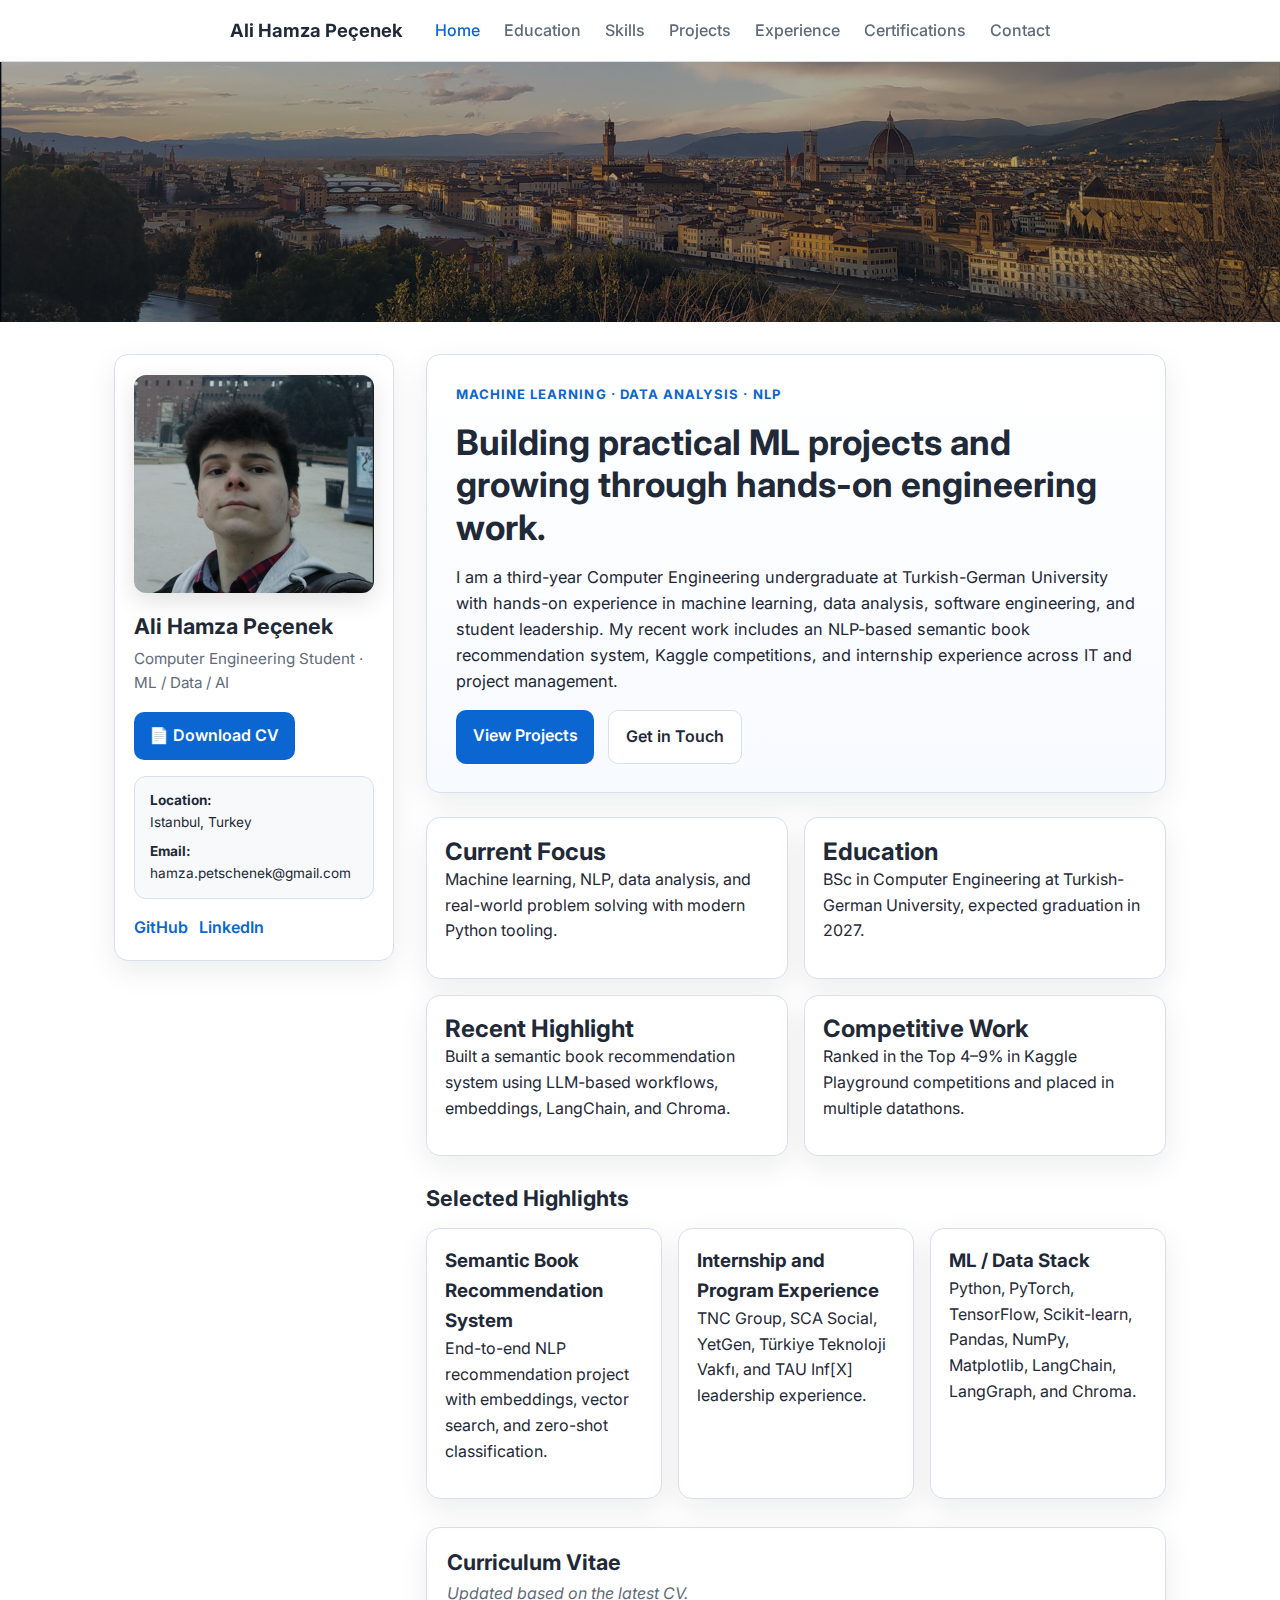
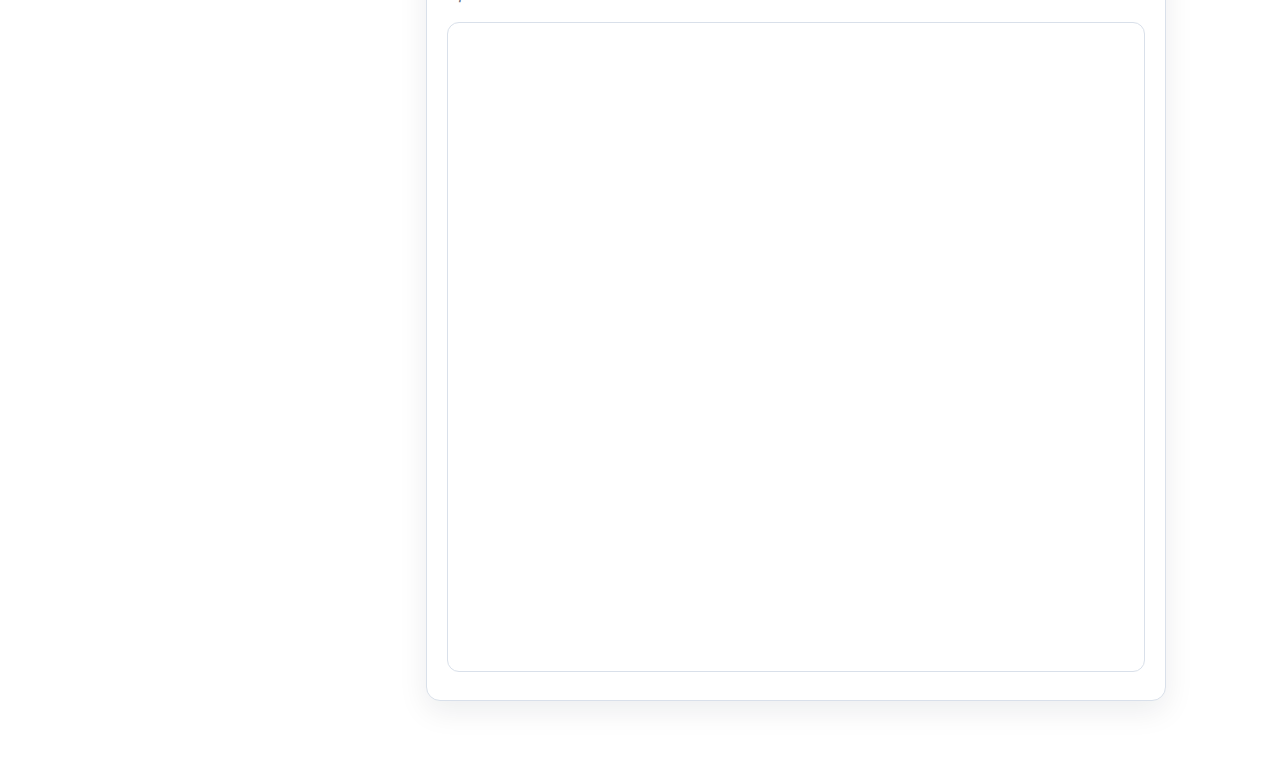
<file: index.html>
<!DOCTYPE html>
<html lang="en">
<head>
  <meta charset="UTF-8" />
  <meta name="viewport" content="width=device-width, initial-scale=1.0"/>
  <title>Ali Hamza Peçenek - Personal Website</title>
  <link rel="stylesheet" href="style.css" />
  <script defer src="script.js"></script>
  <link href="https://fonts.googleapis.com/css2?family=Inter:wght@400;500;600;700&display=swap" rel="stylesheet">
</head>
<body>
  <header>
    <div class="navbar">
      <div class="name">Ali Hamza Peçenek</div>
      <nav>
        <a href="index.html" class="active">Home</a>
        <a href="education.html" class="">Education</a>
        <a href="skills.html" class="">Skills</a>
        <a href="projects.html" class="">Projects</a>
        <a href="experience.html" class="">Experience</a>
        <a href="certifications.html" class="">Certifications</a>
        <a href="contact.html" class="">Contact</a>
      </nav>
    </div>
    <div class="banner"></div>
  </header>

  <main>
    <div class="container">
      <aside class="sidebar">
        <img src="Assets/profile.jpg" alt="Profile Photo" class="profile-pic" />
        <h2>Ali Hamza Peçenek</h2>
        <p class="sidebar-role">Computer Engineering Student · ML / Data / AI</p>
        <a href="Assets/cv.pdf" download class="download-btn">📄 Download CV</a>

        <div class="sidebar-mini">
          <p><strong>Location:</strong><br>Istanbul, Turkey</p>
          <p><strong>Email:</strong> hamza.petschenek@gmail.com</p>
        </div>

        <div class="social-links">
          <a href="https://github.com/HamzaPecenek" target="_blank" rel="noopener">GitHub</a>
          <a href="https://www.linkedin.com/in/ali-hamza-pe%C3%A7enek-04318a369/" target="_blank" rel="noopener">LinkedIn</a>
        </div>
      </aside>

      <section class="main-content">

        <section class="hero">
          <p class="eyebrow">Machine Learning · Data Analysis · NLP</p>
          <h1>Building practical ML projects and growing through hands-on engineering work.</h1>
          <p class="intro">
            I am a third-year Computer Engineering undergraduate at Turkish-German University with hands-on
            experience in machine learning, data analysis, software engineering, and student leadership.
            My recent work includes an NLP-based semantic book recommendation system, Kaggle competitions,
            and internship experience across IT and project management.
          </p>

          <div class="cta-row">
            <a href="projects.html" class="primary-btn">View Projects</a>
            <a href="contact.html" class="secondary-btn">Get in Touch</a>
          </div>
        </section>

        <section class="overview-grid">
          <article class="info-card">
            <h2>Current Focus</h2>
            <p>Machine learning, NLP, data analysis, and real-world problem solving with modern Python tooling.</p>
          </article>

          <article class="info-card">
            <h2>Education</h2>
            <p>BSc in Computer Engineering at Turkish-German University, expected graduation in 2027.</p>
          </article>

          <article class="info-card">
            <h2>Recent Highlight</h2>
            <p>Built a semantic book recommendation system using LLM-based workflows, embeddings, LangChain, and Chroma.</p>
          </article>

          <article class="info-card">
            <h2>Competitive Work</h2>
            <p>Ranked in the Top 4–9% in Kaggle Playground competitions and placed in multiple datathons.</p>
          </article>
        </section>

        <section class="content-section">
          <div class="section-heading">
            <h2>Selected Highlights</h2>
          </div>

          <div class="highlight-list">
            <div class="highlight-item">
              <h3>Semantic Book Recommendation System</h3>
              <p>End-to-end NLP recommendation project with embeddings, vector search, and zero-shot classification.</p>
            </div>

            <div class="highlight-item">
              <h3>Internship and Program Experience</h3>
              <p>TNC Group, SCA Social, YetGen, Türkiye Teknoloji Vakfı, and TAU Inf[X] leadership experience.</p>
            </div>

            <div class="highlight-item">
              <h3>ML / Data Stack</h3>
              <p>Python, PyTorch, TensorFlow, Scikit-learn, Pandas, NumPy, Matplotlib, LangChain, LangGraph, and Chroma.</p>
            </div>
          </div>
        </section>

        <div class="cv-section">
          <div class="section-heading">
            <h2>Curriculum Vitae</h2>
            <p><em>Updated based on the latest CV.</em></p>
          </div>

          <iframe
            src="Assets/cv.pdf"
            width="100%"
            height="650"
            title="Ali Hamza Peçenek CV"
          ></iframe>
        </div>

      </section>
    </div>
  </main>
</body>
</html>
</file>
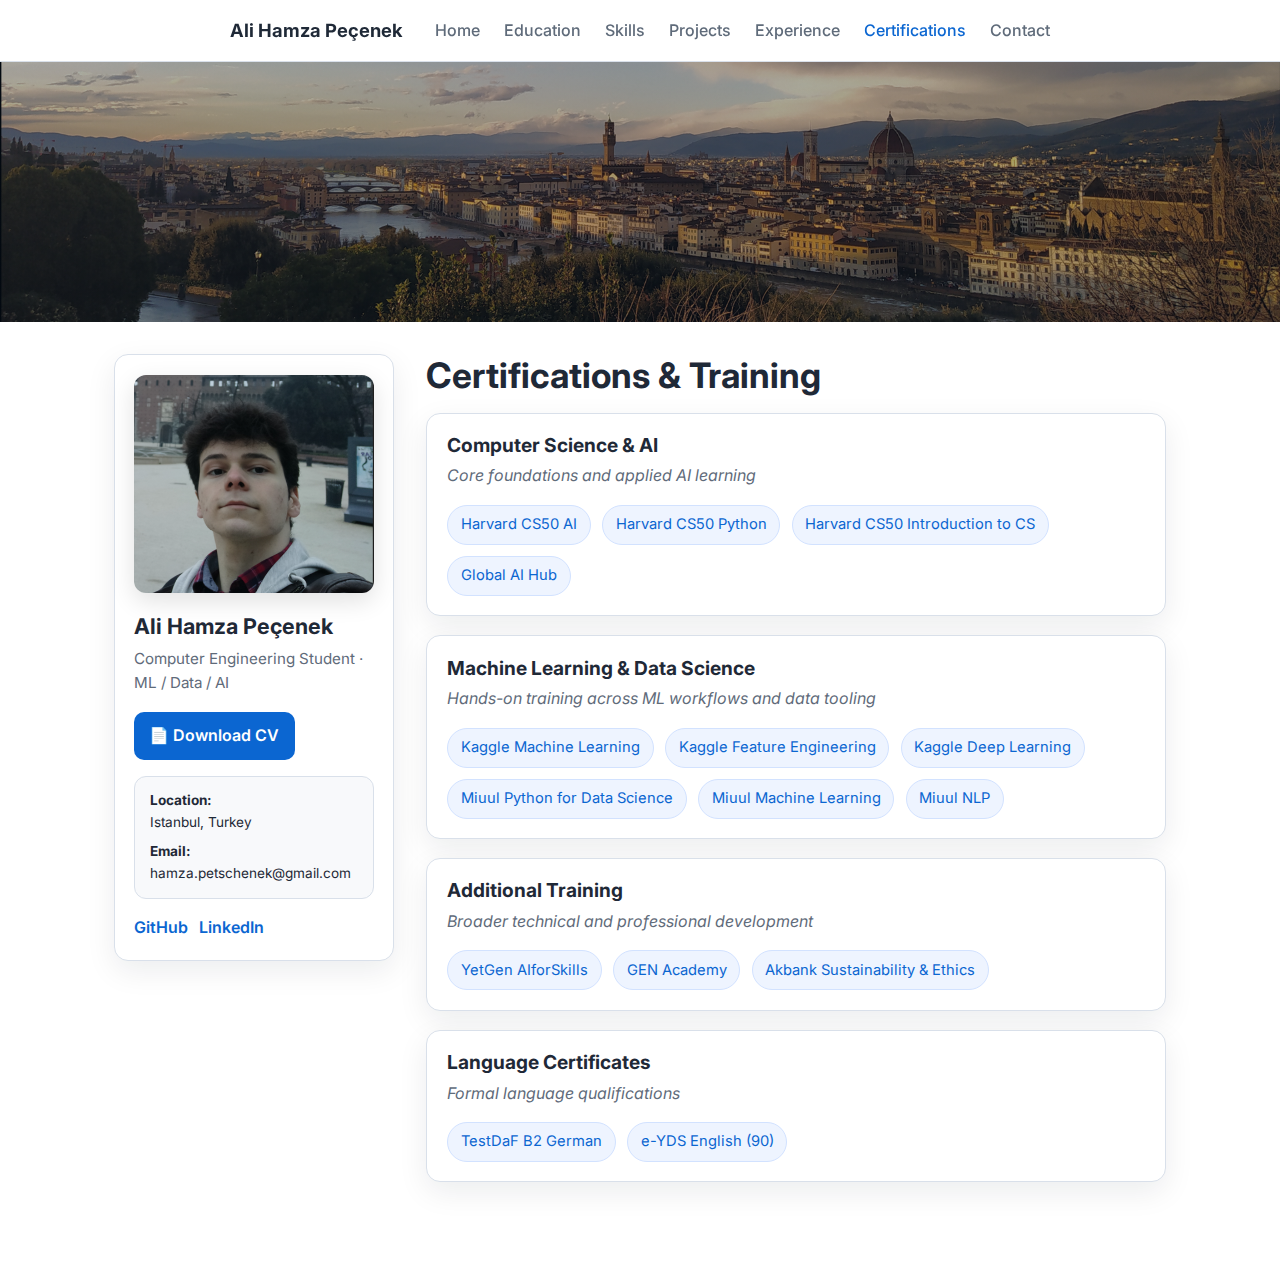
<file: certifications.html>
<!DOCTYPE html>
<html lang="en">
<head>
  <meta charset="UTF-8" />
  <meta name="viewport" content="width=device-width, initial-scale=1.0"/>
  <title>Certifications - Ali Hamza Peçenek</title>
  <link rel="stylesheet" href="style.css" />
  <script defer src="script.js"></script>
  <link href="https://fonts.googleapis.com/css2?family=Inter:wght@400;500;600;700&display=swap" rel="stylesheet">
</head>
<body>
  <header>
    <div class="navbar">
      <div class="name">Ali Hamza Peçenek</div>
      <nav>
        <a href="index.html" class="">Home</a>
        <a href="education.html" class="">Education</a>
        <a href="skills.html" class="">Skills</a>
        <a href="projects.html" class="">Projects</a>
        <a href="experience.html" class="">Experience</a>
        <a href="certifications.html" class="active">Certifications</a>
        <a href="contact.html" class="">Contact</a>
      </nav>
    </div>
    <div class="banner"></div>
  </header>

  <main>
    <div class="container">
      <aside class="sidebar">
        <img src="Assets/profile.jpg" alt="Profile Photo" class="profile-pic" />
        <h2>Ali Hamza Peçenek</h2>
        <p class="sidebar-role">Computer Engineering Student · ML / Data / AI</p>
        <a href="Assets/cv.pdf" download class="download-btn">📄 Download CV</a>

        <div class="sidebar-mini">
          <p><strong>Location:</strong><br>Istanbul, Turkey</p>
          <p><strong>Email:</strong> hamza.petschenek@gmail.com</p>
        </div>

        <div class="social-links">
          <a href="https://github.com/HamzaPecenek" target="_blank" rel="noopener">GitHub</a>
          <a href="https://www.linkedin.com/in/ali-hamza-pe%C3%A7enek-04318a369/" target="_blank" rel="noopener">LinkedIn</a>
        </div>
      </aside>

      <section class="main-content">

        <h1>Certifications & Training</h1>

        <div class="edu-card">
          <h2>Computer Science & AI</h2>
          <p class="project-date">Core foundations and applied AI learning</p>
          <div class="skill-tags">
            <span>Harvard CS50 AI</span>
            <span>Harvard CS50 Python</span>
            <span>Harvard CS50 Introduction to CS</span>
            <span>Global AI Hub</span>
          </div>
        </div>

        <div class="edu-card">
          <h2>Machine Learning & Data Science</h2>
          <p class="project-date">Hands-on training across ML workflows and data tooling</p>
          <div class="skill-tags">
            <span>Kaggle Machine Learning</span>
            <span>Kaggle Feature Engineering</span>
            <span>Kaggle Deep Learning</span>
            <span>Miuul Python for Data Science</span>
            <span>Miuul Machine Learning</span>
            <span>Miuul NLP</span>
          </div>
        </div>

        <div class="edu-card">
          <h2>Additional Training</h2>
          <p class="project-date">Broader technical and professional development</p>
          <div class="skill-tags">
            <span>YetGen AIforSkills</span>
            <span>GEN Academy</span>
            <span>Akbank Sustainability & Ethics</span>
          </div>
        </div>

        <div class="edu-card">
          <h2>Language Certificates</h2>
          <p class="project-date">Formal language qualifications</p>
          <div class="skill-tags">
            <span>TestDaF B2 German</span>
            <span>e-YDS English (90)</span>
          </div>
        </div>

      </section>
    </div>
  </main>
</body>
</html>
</file>
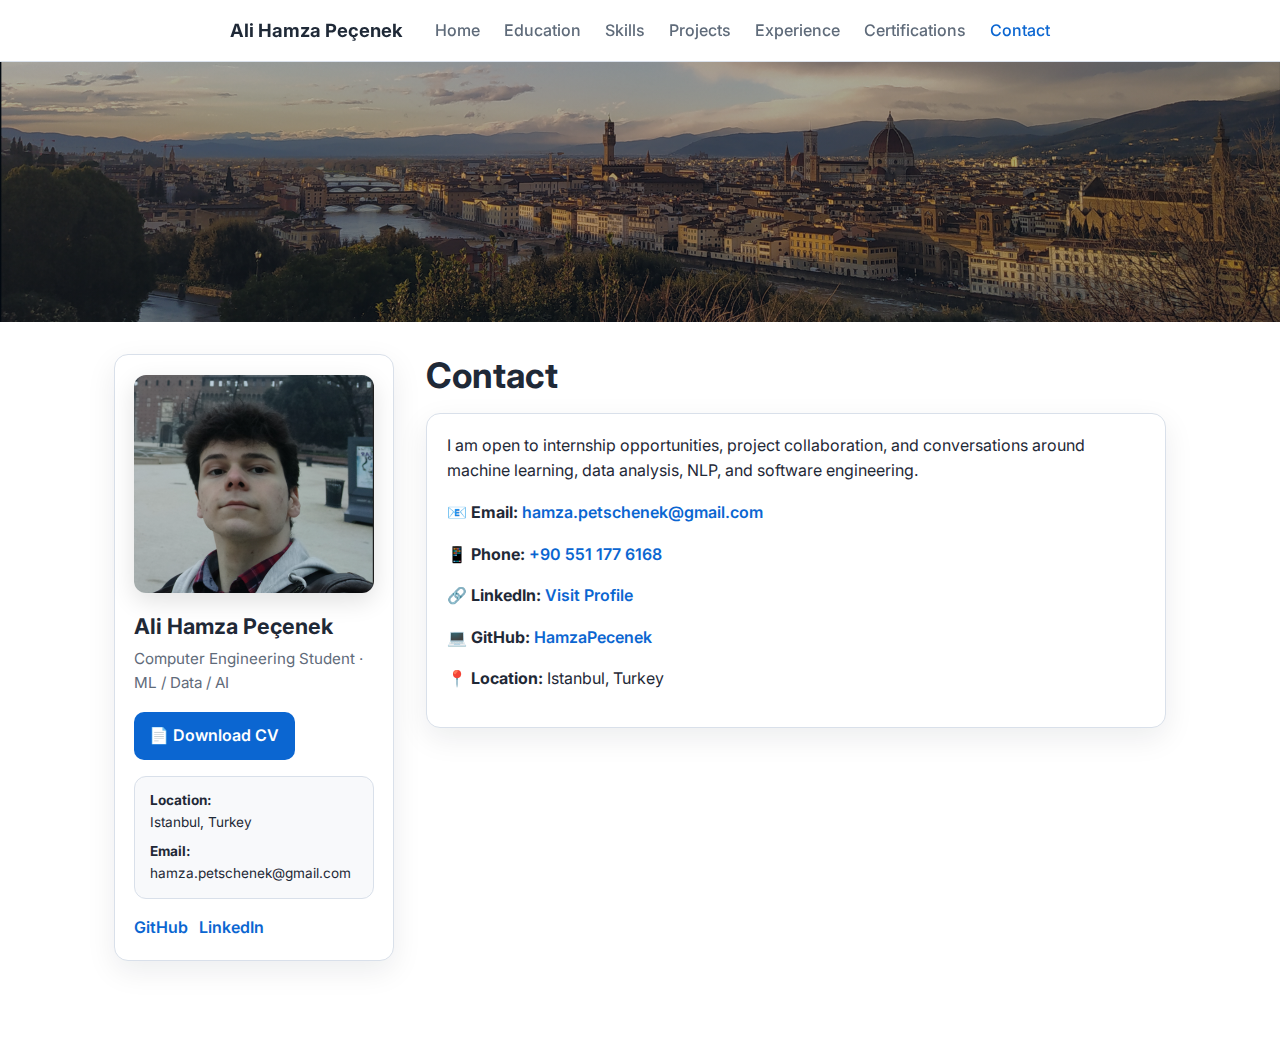
<file: contact.html>
<!DOCTYPE html>
<html lang="en">
<head>
  <meta charset="UTF-8" />
  <meta name="viewport" content="width=device-width, initial-scale=1.0"/>
  <title>Contact - Ali Hamza Peçenek</title>
  <link rel="stylesheet" href="style.css" />
  <script defer src="script.js"></script>
  <link href="https://fonts.googleapis.com/css2?family=Inter:wght@400;500;600;700&display=swap" rel="stylesheet">
</head>
<body>
  <header>
    <div class="navbar">
      <div class="name">Ali Hamza Peçenek</div>
      <nav>
        <a href="index.html" class="">Home</a>
        <a href="education.html" class="">Education</a>
        <a href="skills.html" class="">Skills</a>
        <a href="projects.html" class="">Projects</a>
        <a href="experience.html" class="">Experience</a>
        <a href="certifications.html" class="">Certifications</a>
        <a href="contact.html" class="active">Contact</a>
      </nav>
    </div>
    <div class="banner"></div>
  </header>

  <main>
    <div class="container">
      <aside class="sidebar">
        <img src="Assets/profile.jpg" alt="Profile Photo" class="profile-pic" />
        <h2>Ali Hamza Peçenek</h2>
        <p class="sidebar-role">Computer Engineering Student · ML / Data / AI</p>
        <a href="Assets/cv.pdf" download class="download-btn">📄 Download CV</a>

        <div class="sidebar-mini">
          <p><strong>Location:</strong><br>Istanbul, Turkey</p>
          <p><strong>Email:</strong> hamza.petschenek@gmail.com</p>
        </div>

        <div class="social-links">
          <a href="https://github.com/HamzaPecenek" target="_blank" rel="noopener">GitHub</a>
          <a href="https://www.linkedin.com/in/ali-hamza-pe%C3%A7enek-04318a369/" target="_blank" rel="noopener">LinkedIn</a>
        </div>
      </aside>

      <section class="main-content">

        <h1>Contact</h1>

        <div class="contact-card">
          <p>I am open to internship opportunities, project collaboration, and conversations around machine learning, data analysis, NLP, and software engineering.</p>
          <p><strong>📧 Email:</strong> <a href="mailto:hamza.petschenek@gmail.com">hamza.petschenek@gmail.com</a></p>
          <p><strong>📱 Phone:</strong> <a href="tel:+905511776168">+90 551 177 6168</a></p>
          <p><strong>🔗 LinkedIn:</strong> <a href="https://www.linkedin.com/in/ali-hamza-pe%C3%A7enek-04318a369/" target="_blank" rel="noopener">Visit Profile</a></p>
          <p><strong>💻 GitHub:</strong> <a href="https://github.com/HamzaPecenek" target="_blank" rel="noopener">HamzaPecenek</a></p>
          <p><strong>📍 Location:</strong> Istanbul, Turkey</p>
        </div>

      </section>
    </div>
  </main>
</body>
</html>
</file>
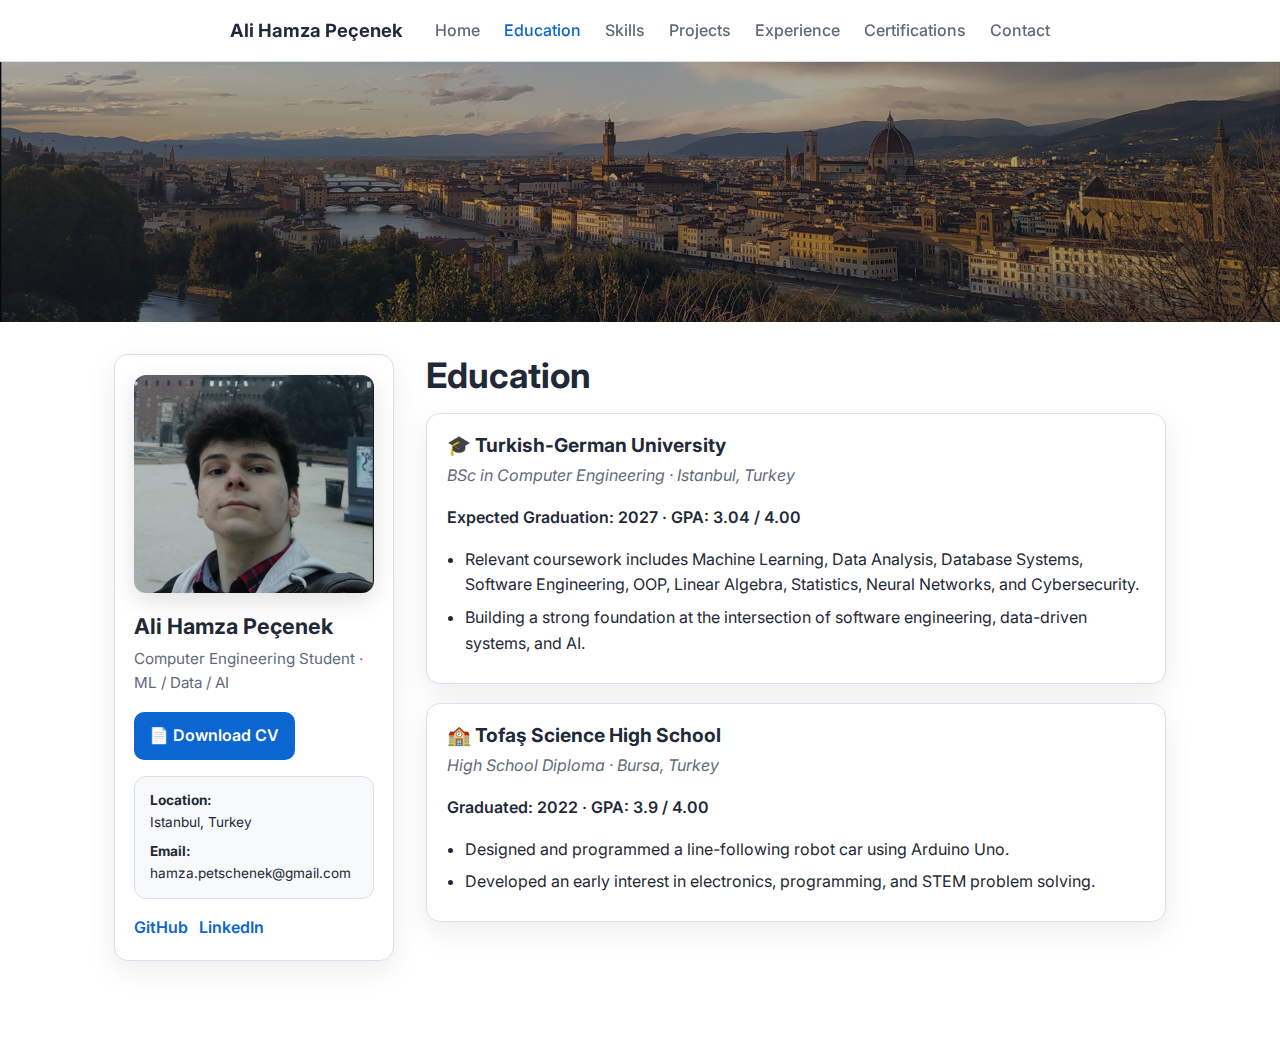
<file: education.html>
<!DOCTYPE html>
<html lang="en">
<head>
  <meta charset="UTF-8" />
  <meta name="viewport" content="width=device-width, initial-scale=1.0"/>
  <title>Education - Ali Hamza Peçenek</title>
  <link rel="stylesheet" href="style.css" />
  <script defer src="script.js"></script>
  <link href="https://fonts.googleapis.com/css2?family=Inter:wght@400;500;600;700&display=swap" rel="stylesheet">
</head>
<body>
  <header>
    <div class="navbar">
      <div class="name">Ali Hamza Peçenek</div>
      <nav>
        <a href="index.html" class="">Home</a>
        <a href="education.html" class="active">Education</a>
        <a href="skills.html" class="">Skills</a>
        <a href="projects.html" class="">Projects</a>
        <a href="experience.html" class="">Experience</a>
        <a href="certifications.html" class="">Certifications</a>
        <a href="contact.html" class="">Contact</a>
      </nav>
    </div>
    <div class="banner"></div>
  </header>

  <main>
    <div class="container">
      <aside class="sidebar">
        <img src="Assets/profile.jpg" alt="Profile Photo" class="profile-pic" />
        <h2>Ali Hamza Peçenek</h2>
        <p class="sidebar-role">Computer Engineering Student · ML / Data / AI</p>
        <a href="Assets/cv.pdf" download class="download-btn">📄 Download CV</a>

        <div class="sidebar-mini">
          <p><strong>Location:</strong><br>Istanbul, Turkey</p>
          <p><strong>Email:</strong> hamza.petschenek@gmail.com</p>
        </div>

        <div class="social-links">
          <a href="https://github.com/HamzaPecenek" target="_blank" rel="noopener">GitHub</a>
          <a href="https://www.linkedin.com/in/ali-hamza-pe%C3%A7enek-04318a369/" target="_blank" rel="noopener">LinkedIn</a>
        </div>
      </aside>

      <section class="main-content">

        <h1>Education</h1>

        <div class="edu-card">
          <h2>🎓 Turkish-German University</h2>
          <p class="project-date">BSc in Computer Engineering · Istanbul, Turkey</p>
          <p class="edu-detail">Expected Graduation: 2027 · GPA: 3.04 / 4.00</p>
          <ul>
            <li>Relevant coursework includes Machine Learning, Data Analysis, Database Systems, Software Engineering, OOP, Linear Algebra, Statistics, Neural Networks, and Cybersecurity.</li>
            <li>Building a strong foundation at the intersection of software engineering, data-driven systems, and AI.</li>
          </ul>
        </div>

        <div class="edu-card">
          <h2>🏫 Tofaş Science High School</h2>
          <p class="project-date">High School Diploma · Bursa, Turkey</p>
          <p class="edu-detail">Graduated: 2022 · GPA: 3.9 / 4.00</p>
          <ul>
            <li>Designed and programmed a line-following robot car using Arduino Uno.</li>
            <li>Developed an early interest in electronics, programming, and STEM problem solving.</li>
          </ul>
        </div>

      </section>
    </div>
  </main>
</body>
</html>
</file>
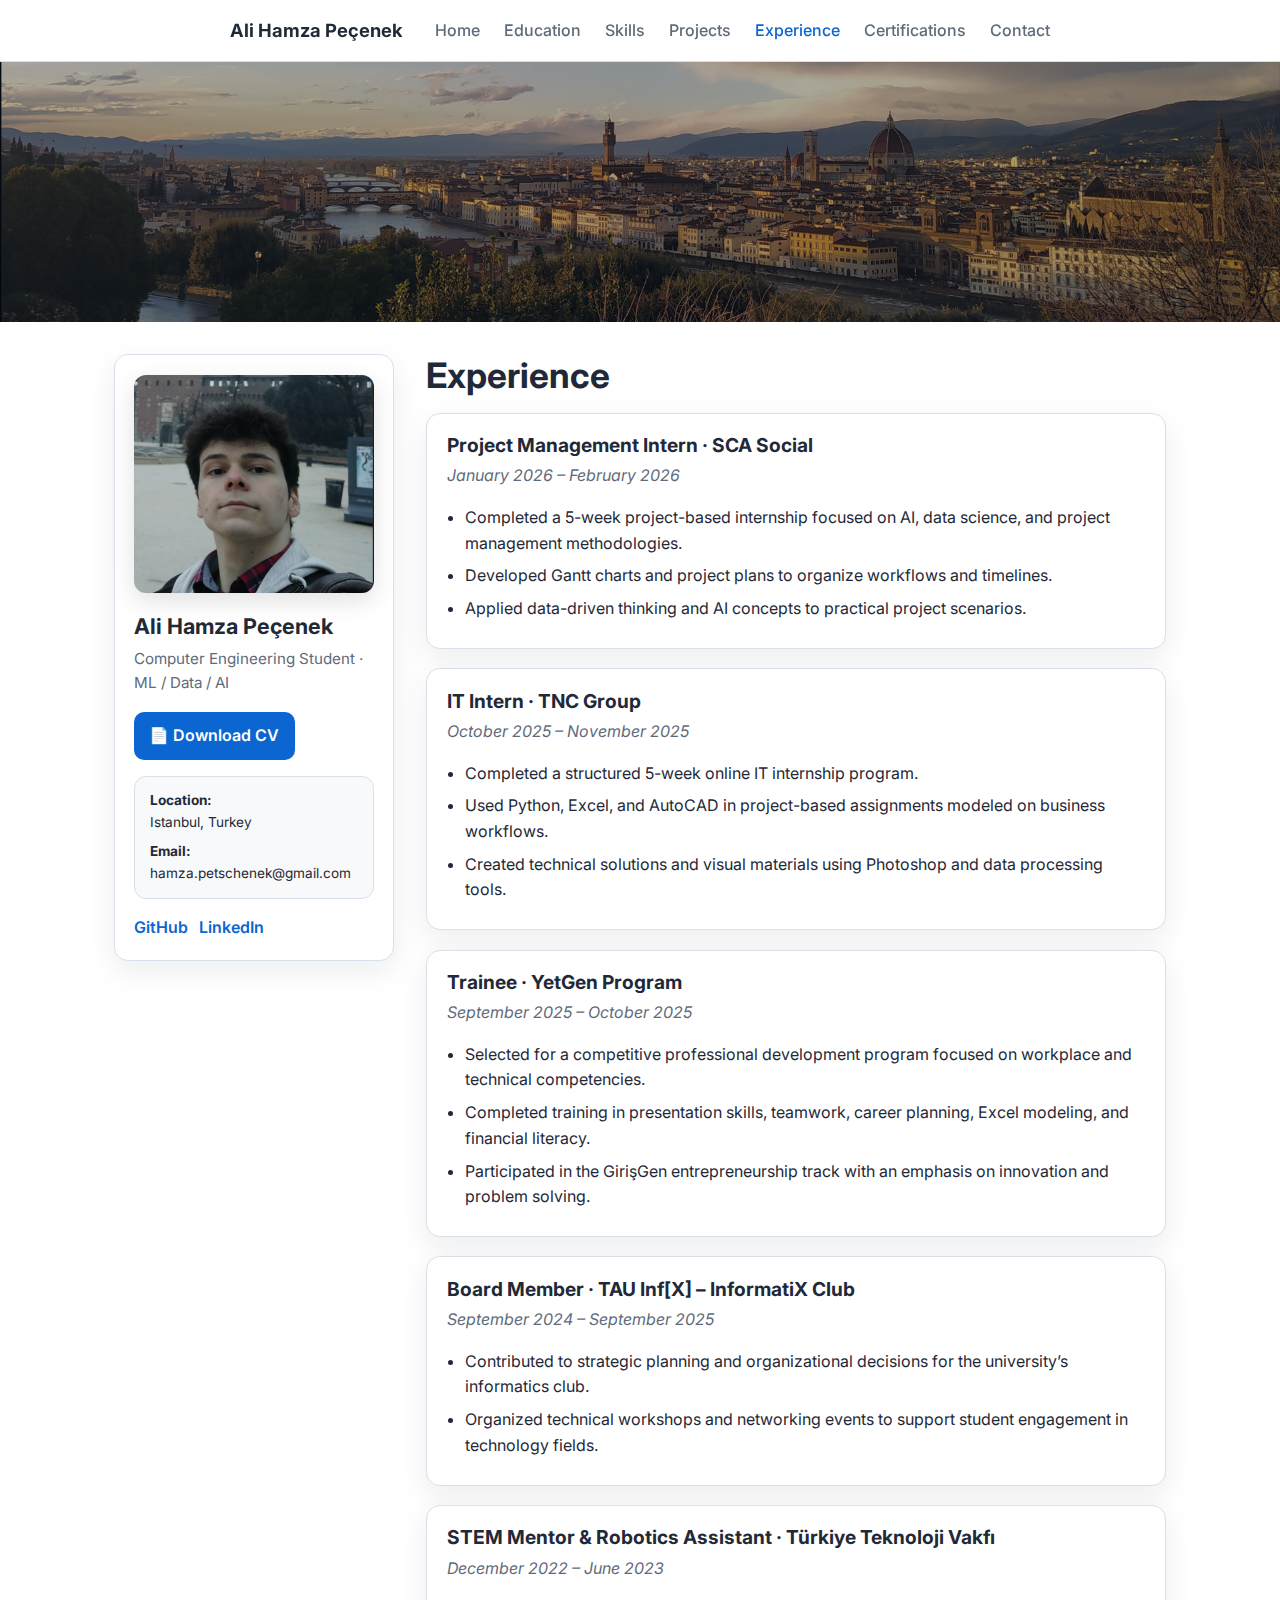
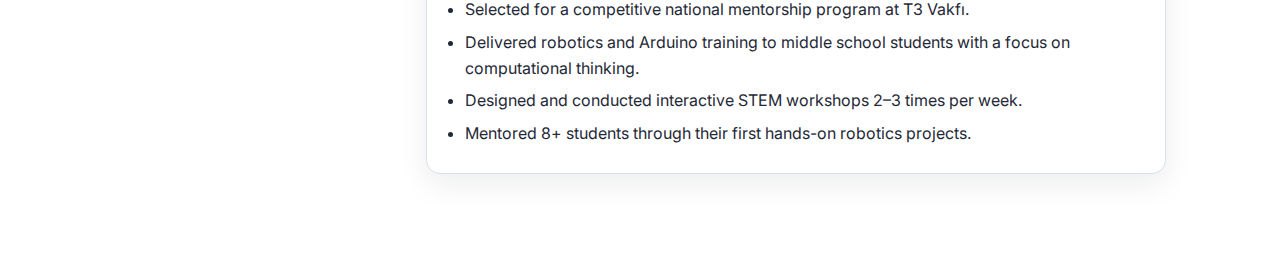
<file: experience.html>
<!DOCTYPE html>
<html lang="en">
<head>
  <meta charset="UTF-8" />
  <meta name="viewport" content="width=device-width, initial-scale=1.0"/>
  <title>Experience - Ali Hamza Peçenek</title>
  <link rel="stylesheet" href="style.css" />
  <script defer src="script.js"></script>
  <link href="https://fonts.googleapis.com/css2?family=Inter:wght@400;500;600;700&display=swap" rel="stylesheet">
</head>
<body>
  <header>
    <div class="navbar">
      <div class="name">Ali Hamza Peçenek</div>
      <nav>
        <a href="index.html" class="">Home</a>
        <a href="education.html" class="">Education</a>
        <a href="skills.html" class="">Skills</a>
        <a href="projects.html" class="">Projects</a>
        <a href="experience.html" class="active">Experience</a>
        <a href="certifications.html" class="">Certifications</a>
        <a href="contact.html" class="">Contact</a>
      </nav>
    </div>
    <div class="banner"></div>
  </header>

  <main>
    <div class="container">
      <aside class="sidebar">
        <img src="Assets/profile.jpg" alt="Profile Photo" class="profile-pic" />
        <h2>Ali Hamza Peçenek</h2>
        <p class="sidebar-role">Computer Engineering Student · ML / Data / AI</p>
        <a href="Assets/cv.pdf" download class="download-btn">📄 Download CV</a>

        <div class="sidebar-mini">
          <p><strong>Location:</strong><br>Istanbul, Turkey</p>
          <p><strong>Email:</strong> hamza.petschenek@gmail.com</p>
        </div>

        <div class="social-links">
          <a href="https://github.com/HamzaPecenek" target="_blank" rel="noopener">GitHub</a>
          <a href="https://www.linkedin.com/in/ali-hamza-pe%C3%A7enek-04318a369/" target="_blank" rel="noopener">LinkedIn</a>
        </div>
      </aside>

      <section class="main-content">

        <h1>Experience</h1>

        <div class="edu-card">
          <h2>Project Management Intern · SCA Social</h2>
          <p class="project-date">January 2026 – February 2026</p>
          <ul>
            <li>Completed a 5-week project-based internship focused on AI, data science, and project management methodologies.</li>
            <li>Developed Gantt charts and project plans to organize workflows and timelines.</li>
            <li>Applied data-driven thinking and AI concepts to practical project scenarios.</li>
          </ul>
        </div>

        <div class="edu-card">
          <h2>IT Intern · TNC Group</h2>
          <p class="project-date">October 2025 – November 2025</p>
          <ul>
            <li>Completed a structured 5-week online IT internship program.</li>
            <li>Used Python, Excel, and AutoCAD in project-based assignments modeled on business workflows.</li>
            <li>Created technical solutions and visual materials using Photoshop and data processing tools.</li>
          </ul>
        </div>

        <div class="edu-card">
          <h2>Trainee · YetGen Program</h2>
          <p class="project-date">September 2025 – October 2025</p>
          <ul>
            <li>Selected for a competitive professional development program focused on workplace and technical competencies.</li>
            <li>Completed training in presentation skills, teamwork, career planning, Excel modeling, and financial literacy.</li>
            <li>Participated in the GirişGen entrepreneurship track with an emphasis on innovation and problem solving.</li>
          </ul>
        </div>

        <div class="edu-card">
          <h2>Board Member · TAU Inf[X] – InformatiX Club</h2>
          <p class="project-date">September 2024 – September 2025</p>
          <ul>
            <li>Contributed to strategic planning and organizational decisions for the university’s informatics club.</li>
            <li>Organized technical workshops and networking events to support student engagement in technology fields.</li>
          </ul>
        </div>

        <div class="edu-card">
          <h2>STEM Mentor & Robotics Assistant · Türkiye Teknoloji Vakfı</h2>
          <p class="project-date">December 2022 – June 2023</p>
          <ul>
            <li>Selected for a competitive national mentorship program at T3 Vakfı.</li>
            <li>Delivered robotics and Arduino training to middle school students with a focus on computational thinking.</li>
            <li>Designed and conducted interactive STEM workshops 2–3 times per week.</li>
            <li>Mentored 8+ students through their first hands-on robotics projects.</li>
          </ul>
        </div>

      </section>
    </div>
  </main>
</body>
</html>
</file>
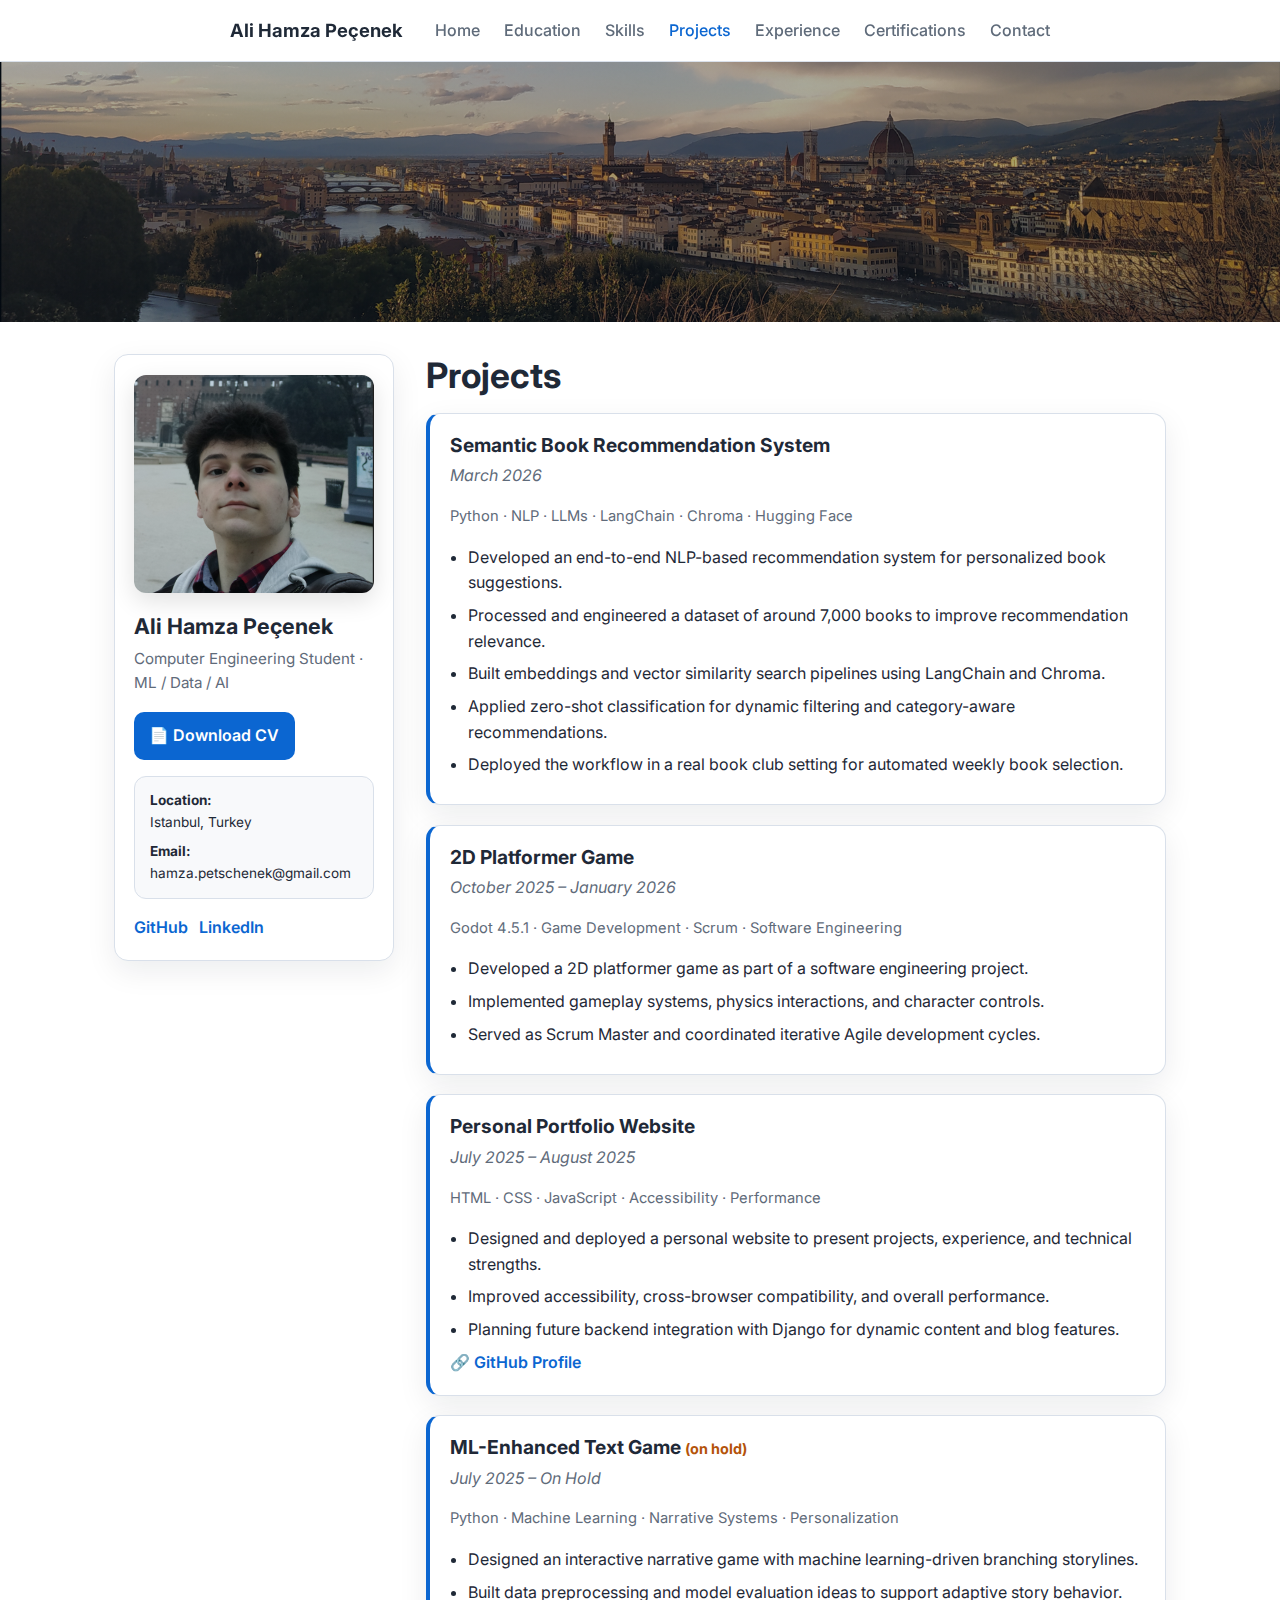
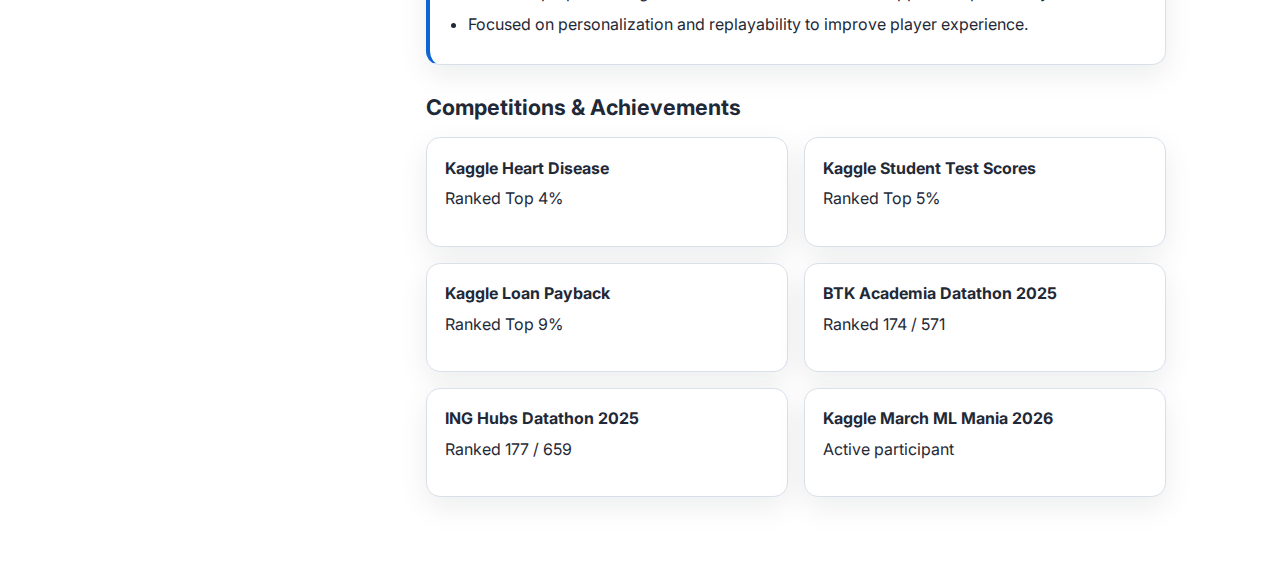
<file: projects.html>
<!DOCTYPE html>
<html lang="en">
<head>
  <meta charset="UTF-8" />
  <meta name="viewport" content="width=device-width, initial-scale=1.0"/>
  <title>Projects - Ali Hamza Peçenek</title>
  <link rel="stylesheet" href="style.css" />
  <script defer src="script.js"></script>
  <link href="https://fonts.googleapis.com/css2?family=Inter:wght@400;500;600;700&display=swap" rel="stylesheet">
</head>
<body>
  <header>
    <div class="navbar">
      <div class="name">Ali Hamza Peçenek</div>
      <nav>
        <a href="index.html" class="">Home</a>
        <a href="education.html" class="">Education</a>
        <a href="skills.html" class="">Skills</a>
        <a href="projects.html" class="active">Projects</a>
        <a href="experience.html" class="">Experience</a>
        <a href="certifications.html" class="">Certifications</a>
        <a href="contact.html" class="">Contact</a>
      </nav>
    </div>
    <div class="banner"></div>
  </header>

  <main>
    <div class="container">
      <aside class="sidebar">
        <img src="Assets/profile.jpg" alt="Profile Photo" class="profile-pic" />
        <h2>Ali Hamza Peçenek</h2>
        <p class="sidebar-role">Computer Engineering Student · ML / Data / AI</p>
        <a href="Assets/cv.pdf" download class="download-btn">📄 Download CV</a>

        <div class="sidebar-mini">
          <p><strong>Location:</strong><br>Istanbul, Turkey</p>
          <p><strong>Email:</strong> hamza.petschenek@gmail.com</p>
        </div>

        <div class="social-links">
          <a href="https://github.com/HamzaPecenek" target="_blank" rel="noopener">GitHub</a>
          <a href="https://www.linkedin.com/in/ali-hamza-pe%C3%A7enek-04318a369/" target="_blank" rel="noopener">LinkedIn</a>
        </div>
      </aside>

      <section class="main-content">

        <h1>Projects</h1>

        <div class="project-card">
          <h2>Semantic Book Recommendation System</h2>
          <p class="project-date">March 2026</p>
          <p class="project-tags">Python · NLP · LLMs · LangChain · Chroma · Hugging Face</p>
          <ul>
            <li>Developed an end-to-end NLP-based recommendation system for personalized book suggestions.</li>
            <li>Processed and engineered a dataset of around 7,000 books to improve recommendation relevance.</li>
            <li>Built embeddings and vector similarity search pipelines using LangChain and Chroma.</li>
            <li>Applied zero-shot classification for dynamic filtering and category-aware recommendations.</li>
            <li>Deployed the workflow in a real book club setting for automated weekly book selection.</li>
          </ul>
        </div>

        <div class="project-card">
          <h2>2D Platformer Game</h2>
          <p class="project-date">October 2025 – January 2026</p>
          <p class="project-tags">Godot 4.5.1 · Game Development · Scrum · Software Engineering</p>
          <ul>
            <li>Developed a 2D platformer game as part of a software engineering project.</li>
            <li>Implemented gameplay systems, physics interactions, and character controls.</li>
            <li>Served as Scrum Master and coordinated iterative Agile development cycles.</li>
          </ul>
        </div>

        <div class="project-card">
          <h2>Personal Portfolio Website</h2>
          <p class="project-date">July 2025 – August 2025</p>
          <p class="project-tags">HTML · CSS · JavaScript · Accessibility · Performance</p>
          <ul>
            <li>Designed and deployed a personal website to present projects, experience, and technical strengths.</li>
            <li>Improved accessibility, cross-browser compatibility, and overall performance.</li>
            <li>Planning future backend integration with Django for dynamic content and blog features.</li>
          </ul>
          <a href="https://github.com/HamzaPecenek" target="_blank" rel="noopener" class="project-link">🔗 GitHub Profile</a>
        </div>

        <div class="project-card">
          <h2>ML-Enhanced Text Game <span class="in-progress">(on hold)</span></h2>
          <p class="project-date">July 2025 – On Hold</p>
          <p class="project-tags">Python · Machine Learning · Narrative Systems · Personalization</p>
          <ul>
            <li>Designed an interactive narrative game with machine learning-driven branching storylines.</li>
            <li>Built data preprocessing and model evaluation ideas to support adaptive story behavior.</li>
            <li>Focused on personalization and replayability to improve player experience.</li>
          </ul>
        </div>

        <section class="content-section">
          <div class="section-heading">
            <h2>Competitions & Achievements</h2>
          </div>

          <div class="achievement-grid">
            <div class="info-card"><strong>Kaggle Heart Disease</strong><p>Ranked Top 4%</p></div>
            <div class="info-card"><strong>Kaggle Student Test Scores</strong><p>Ranked Top 5%</p></div>
            <div class="info-card"><strong>Kaggle Loan Payback</strong><p>Ranked Top 9%</p></div>
            <div class="info-card"><strong>BTK Academia Datathon 2025</strong><p>Ranked 174 / 571</p></div>
            <div class="info-card"><strong>ING Hubs Datathon 2025</strong><p>Ranked 177 / 659</p></div>
            <div class="info-card"><strong>Kaggle March ML Mania 2026</strong><p>Active participant</p></div>
          </div>
        </section>

      </section>
    </div>
  </main>
</body>
</html>
</file>
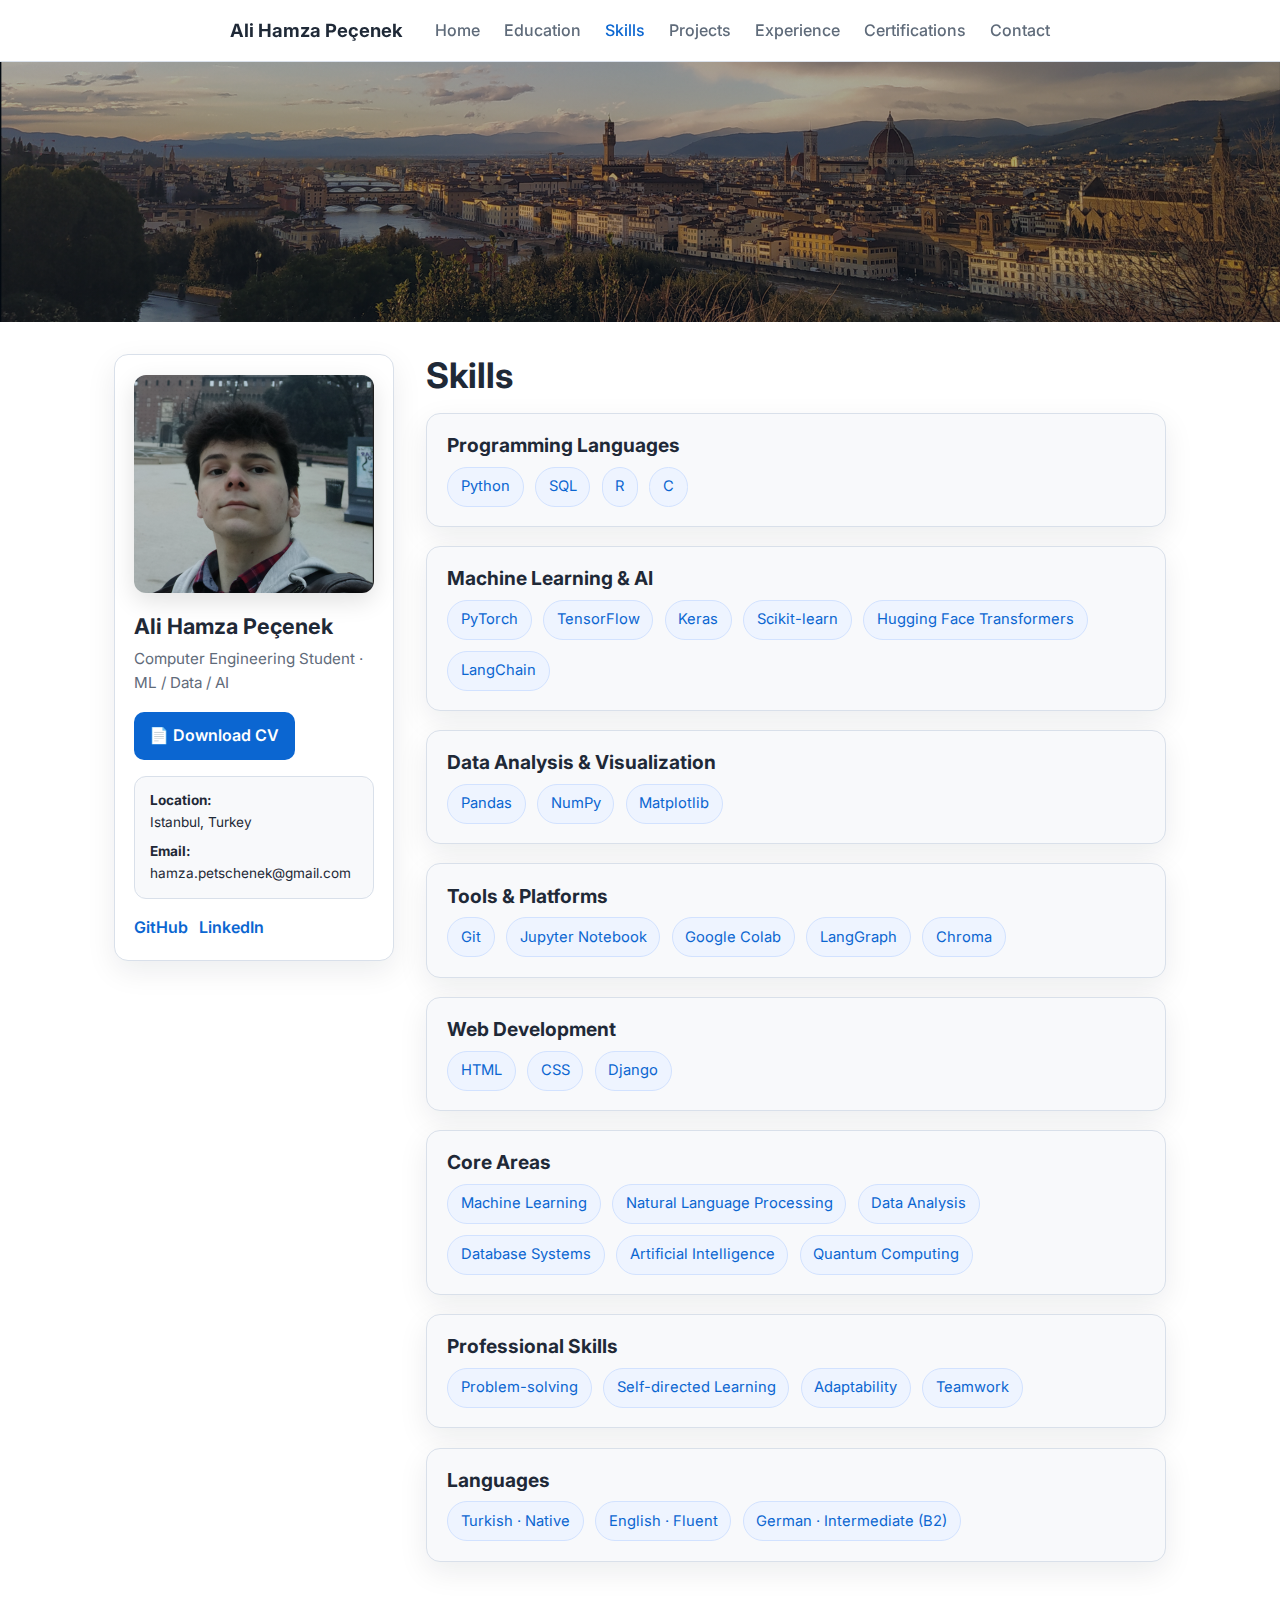
<file: skills.html>
<!DOCTYPE html>
<html lang="en">
<head>
  <meta charset="UTF-8" />
  <meta name="viewport" content="width=device-width, initial-scale=1.0"/>
  <title>Skills - Ali Hamza Peçenek</title>
  <link rel="stylesheet" href="style.css" />
  <script defer src="script.js"></script>
  <link href="https://fonts.googleapis.com/css2?family=Inter:wght@400;500;600;700&display=swap" rel="stylesheet">
</head>
<body>
  <header>
    <div class="navbar">
      <div class="name">Ali Hamza Peçenek</div>
      <nav>
        <a href="index.html" class="">Home</a>
        <a href="education.html" class="">Education</a>
        <a href="skills.html" class="active">Skills</a>
        <a href="projects.html" class="">Projects</a>
        <a href="experience.html" class="">Experience</a>
        <a href="certifications.html" class="">Certifications</a>
        <a href="contact.html" class="">Contact</a>
      </nav>
    </div>
    <div class="banner"></div>
  </header>

  <main>
    <div class="container">
      <aside class="sidebar">
        <img src="Assets/profile.jpg" alt="Profile Photo" class="profile-pic" />
        <h2>Ali Hamza Peçenek</h2>
        <p class="sidebar-role">Computer Engineering Student · ML / Data / AI</p>
        <a href="Assets/cv.pdf" download class="download-btn">📄 Download CV</a>

        <div class="sidebar-mini">
          <p><strong>Location:</strong><br>Istanbul, Turkey</p>
          <p><strong>Email:</strong> hamza.petschenek@gmail.com</p>
        </div>

        <div class="social-links">
          <a href="https://github.com/HamzaPecenek" target="_blank" rel="noopener">GitHub</a>
          <a href="https://www.linkedin.com/in/ali-hamza-pe%C3%A7enek-04318a369/" target="_blank" rel="noopener">LinkedIn</a>
        </div>
      </aside>

      <section class="main-content">

        <h1>Skills</h1>

        <div class="skill-block">
          <h2>Programming Languages</h2>
          <div class="skill-tags">
            <span>Python</span><span>SQL</span><span>R</span><span>C</span>
          </div>
        </div>

        <div class="skill-block">
          <h2>Machine Learning & AI</h2>
          <div class="skill-tags">
            <span>PyTorch</span><span>TensorFlow</span><span>Keras</span><span>Scikit-learn</span><span>Hugging Face Transformers</span><span>LangChain</span>
          </div>
        </div>

        <div class="skill-block">
          <h2>Data Analysis & Visualization</h2>
          <div class="skill-tags">
            <span>Pandas</span><span>NumPy</span><span>Matplotlib</span>
          </div>
        </div>

        <div class="skill-block">
          <h2>Tools & Platforms</h2>
          <div class="skill-tags">
            <span>Git</span><span>Jupyter Notebook</span><span>Google Colab</span><span>LangGraph</span><span>Chroma</span>
          </div>
        </div>

        <div class="skill-block">
          <h2>Web Development</h2>
          <div class="skill-tags">
            <span>HTML</span><span>CSS</span><span>Django</span>
          </div>
        </div>

        <div class="skill-block">
          <h2>Core Areas</h2>
          <div class="skill-tags">
            <span>Machine Learning</span><span>Natural Language Processing</span><span>Data Analysis</span><span>Database Systems</span><span>Artificial Intelligence</span><span>Quantum Computing</span>
          </div>
        </div>

        <div class="skill-block">
          <h2>Professional Skills</h2>
          <div class="skill-tags">
            <span>Problem-solving</span><span>Self-directed Learning</span><span>Adaptability</span><span>Teamwork</span>
          </div>
        </div>

        <div class="skill-block">
          <h2>Languages</h2>
          <div class="skill-tags">
            <span>Turkish · Native</span><span>English · Fluent</span><span>German · Intermediate (B2)</span>
          </div>
        </div>

      </section>
    </div>
  </main>
</body>
</html>
</file>
<file: style.css>
* {
  margin: 0;
  padding: 0;
  box-sizing: border-box;
}

:root {
  --bg: #ffffff;
  --panel: #f8f9fb;
  --panel-strong: #eef4ff;
  --text: #1f2937;
  --muted: #5f6b7a;
  --line: #d9e0ea;
  --accent: #0b66d1;
  --accent-dark: #084ea0;
  --shadow: 0 10px 30px rgba(15, 23, 42, 0.08);
  --radius: 14px;
}

body {
  font-family: "Inter", Arial, sans-serif;
  color: var(--text);
  background: var(--bg);
  line-height: 1.6;
}

a {
  color: inherit;
}

.sidebar-mini a {
  color: inherit;
  text-decoration: none;
}

.navbar {
  display: flex;
  align-items: center;
  justify-content: center;
  gap: 32px;
  background-color: rgba(255, 255, 255, 0.96);
  padding: 1rem 2rem;
  border-bottom: 1px solid var(--line);
  position: sticky;
  top: 0;
  z-index: 10;
  backdrop-filter: blur(8px);
}

.navbar .name {
  font-weight: 700;
  font-size: 1.15rem;
  white-space: nowrap;
}

.navbar nav {
  display: flex;
  gap: 24px;
  align-items: center;
}

.navbar nav a {
  text-decoration: none;
  color: var(--muted);
  font-weight: 500;
  transition: color 0.2s ease;
}

.navbar nav a:hover,
.navbar nav a.active {
  color: var(--accent);
}

.banner {
  height: 260px;
  background:
    linear-gradient(rgba(10, 28, 48, 0.35), rgba(10, 28, 48, 0.35)),
    url("Assets/background.jpg") no-repeat center center;
  background-size: cover;
}

main {
  padding-bottom: 80px;
}

.container {
  max-width: 1100px;
  margin: 0 auto;
  padding: 2rem 1.5rem 0;
  display: flex;
  gap: 2rem;
}

.sidebar {
  flex: 0 0 280px;
  position: relative;
  margin-top: 0;
  background: #fff;
  border: 1px solid var(--line);
  border-radius: var(--radius);
  padding: 1.2rem;
  box-shadow: var(--shadow);
  height: fit-content;
}

.profile-pic {
  width: 100%;
  border-radius: 12px;
  display: block;
  margin-bottom: 1rem;
  box-shadow: 0 8px 24px rgba(0, 0, 0, 0.12);
}

.sidebar h2 {
  font-size: 1.35rem;
  margin-bottom: 0.25rem;
}

.sidebar-role {
  color: var(--muted);
  margin-bottom: 1rem;
  font-size: 0.95rem;
}

.sidebar-mini {
  margin-bottom: 1rem;
  padding: 0.85rem 0.95rem;
  background: var(--panel);
  border-radius: 12px;
  border: 1px solid var(--line);
}

.sidebar-mini p {
  margin-bottom: 0.45rem;
  font-size: 0.85rem;
  word-break: break-word;
}

.sidebar-mini p:last-child {
  margin-bottom: 0;
}

.social-links {
  display: flex;
  flex-wrap: wrap;
  gap: 0.65rem;
}

.social-links a {
  text-decoration: none;
  color: var(--accent);
  font-weight: 600;
}

.download-btn,
.primary-btn,
.secondary-btn {
  display: inline-block;
  text-decoration: none;
  border-radius: 10px;
  font-weight: 600;
  transition: transform 0.15s ease, background-color 0.2s ease, color 0.2s ease;
}

.download-btn {
  background-color: var(--accent);
  color: white;
  padding: 0.7rem 0.95rem;
  margin-bottom: 1rem;
}

.download-btn:hover,
.primary-btn:hover {
  background-color: var(--accent-dark);
}

.primary-btn {
  background-color: var(--accent);
  color: #fff;
  padding: 0.8rem 1.05rem;
}

.secondary-btn {
  border: 1px solid var(--line);
  background: #fff;
  color: var(--text);
  padding: 0.8rem 1.05rem;
}

.primary-btn:hover,
.secondary-btn:hover,
.download-btn:hover {
  transform: translateY(-1px);
}

.main-content {
  flex: 1;
  min-width: 0;
}

.main-content h1 {
  font-size: 2.2rem;
  line-height: 1.2;
  margin-bottom: 1rem;
}

.main-content h2 {
  line-height: 1.3;
}

.main-content p {
  margin-bottom: 1rem;
}

.eyebrow {
  text-transform: uppercase;
  letter-spacing: 0.08em;
  color: var(--accent);
  font-size: 0.82rem;
  font-weight: 700;
  margin-bottom: 0.9rem;
}

.hero {
  background: linear-gradient(180deg, #ffffff 0%, #f7faff 100%);
  border: 1px solid var(--line);
  border-radius: var(--radius);
  padding: 1.8rem;
  box-shadow: var(--shadow);
}

.intro {
  font-size: 1.02rem;
  color: var(--text);
}

.cta-row {
  display: flex;
  gap: 0.85rem;
  flex-wrap: wrap;
  margin-top: 1rem;
}

.overview-grid,
.achievement-grid,
.highlight-list {
  display: grid;
  gap: 1rem;
}

.overview-grid {
  grid-template-columns: repeat(2, minmax(0, 1fr));
  margin-top: 1.5rem;
}

.achievement-grid {
  grid-template-columns: repeat(2, minmax(0, 1fr));
}

.highlight-list {
  grid-template-columns: repeat(3, minmax(0, 1fr));
}

.info-card,
.highlight-item,
.project-card,
.edu-card,
.contact-card,
.skill-block {
  background: #fff;
  border: 1px solid var(--line);
  border-radius: var(--radius);
  box-shadow: var(--shadow);
}

.info-card,
.highlight-item {
  padding: 1.1rem;
}

.info-card strong {
  display: block;
  margin-bottom: 0.3rem;
}

.content-section {
  margin-top: 1.75rem;
}

.section-heading {
  margin-bottom: 1rem;
}

.section-heading h2 {
  font-size: 1.35rem;
  margin-bottom: 0.3rem;
}

.section-heading p {
  color: var(--muted);
}

.project-card,
.edu-card,
.contact-card,
.skill-block {
  padding: 1.2rem 1.25rem;
  margin-bottom: 1.2rem;
}

.project-card {
  border-left: 4px solid var(--accent);
}

.project-card h2,
.edu-card h2,
.skill-block h2 {
  font-size: 1.2rem;
  margin-bottom: 0.35rem;
}

.project-date {
  font-style: italic;
  color: var(--muted);
  margin-bottom: 0.6rem;
}

.project-tags {
  font-size: 0.92rem;
  color: var(--muted);
  margin-bottom: 0.6rem;
}

.project-card ul,
.edu-card ul {
  padding-left: 1.15rem;
}

.project-card li,
.edu-card li {
  margin-bottom: 0.45rem;
}

.edu-detail {
  font-weight: 600;
  margin-bottom: 0.75rem;
}

.skill-block {
  background: var(--panel);
}

.skill-tags {
  display: flex;
  flex-wrap: wrap;
  gap: 0.7rem;
  margin-top: 0.55rem;
}

.skill-tags span {
  background-color: var(--panel-strong);
  color: var(--accent);
  padding: 0.45rem 0.8rem;
  font-size: 0.92rem;
  border-radius: 999px;
  border: 1px solid #d2e2ff;
  white-space: nowrap;
}

.contact-card a,
.project-link {
  color: var(--accent);
  text-decoration: none;
  font-weight: 600;
}

.contact-card a:hover,
.project-link:hover,
.social-links a:hover {
  text-decoration: underline;
}

.cv-section {
  margin-top: 1.75rem;
  background: #fff;
  border: 1px solid var(--line);
  border-radius: var(--radius);
  box-shadow: var(--shadow);
  padding: 1.25rem;
}

.cv-section iframe {
  width: 100%;
  border: 1px solid var(--line);
  border-radius: 12px;
  background: #fff;
}

.in-progress {
  font-size: 0.9rem;
  color: #b45309;
  font-weight: 700;
}

.menu-toggle {
  display: none;
  background: none;
  border: none;
  font-size: 1.7rem;
  cursor: pointer;
}

@media (max-width: 960px) {
  .container {
    flex-direction: column;
  }

  .sidebar {
    margin-top: 0;
    width: 100%;
  }

  .highlight-list {
    grid-template-columns: 1fr;
  }
}

@media (max-width: 768px) {
  .navbar {
    justify-content: space-between;
    flex-wrap: wrap;
    gap: 12px;
  }

  .menu-toggle {
    display: block;
  }

  .navbar nav {
    width: 100%;
    display: none;
    flex-direction: column;
    align-items: flex-start;
    gap: 12px;
    padding-top: 0.75rem;
  }

  .navbar nav.nav-open {
    display: flex;
  }

  .banner {
    height: 190px;
  }

  .container {
    padding: 1rem;
  }

  .sidebar {
    margin-top: 0;
  }

  .main-content h1 {
    font-size: 1.8rem;
  }

  .overview-grid,
  .achievement-grid {
    grid-template-columns: 1fr;
  }

  .cv-section iframe {
    height: 420px;
  }
}

@media (max-width: 480px) {
  body {
    font-size: 0.96rem;
  }

  .hero,
  .project-card,
  .edu-card,
  .contact-card,
  .skill-block,
  .cv-section {
    padding: 1rem;
  }
}
</file>
